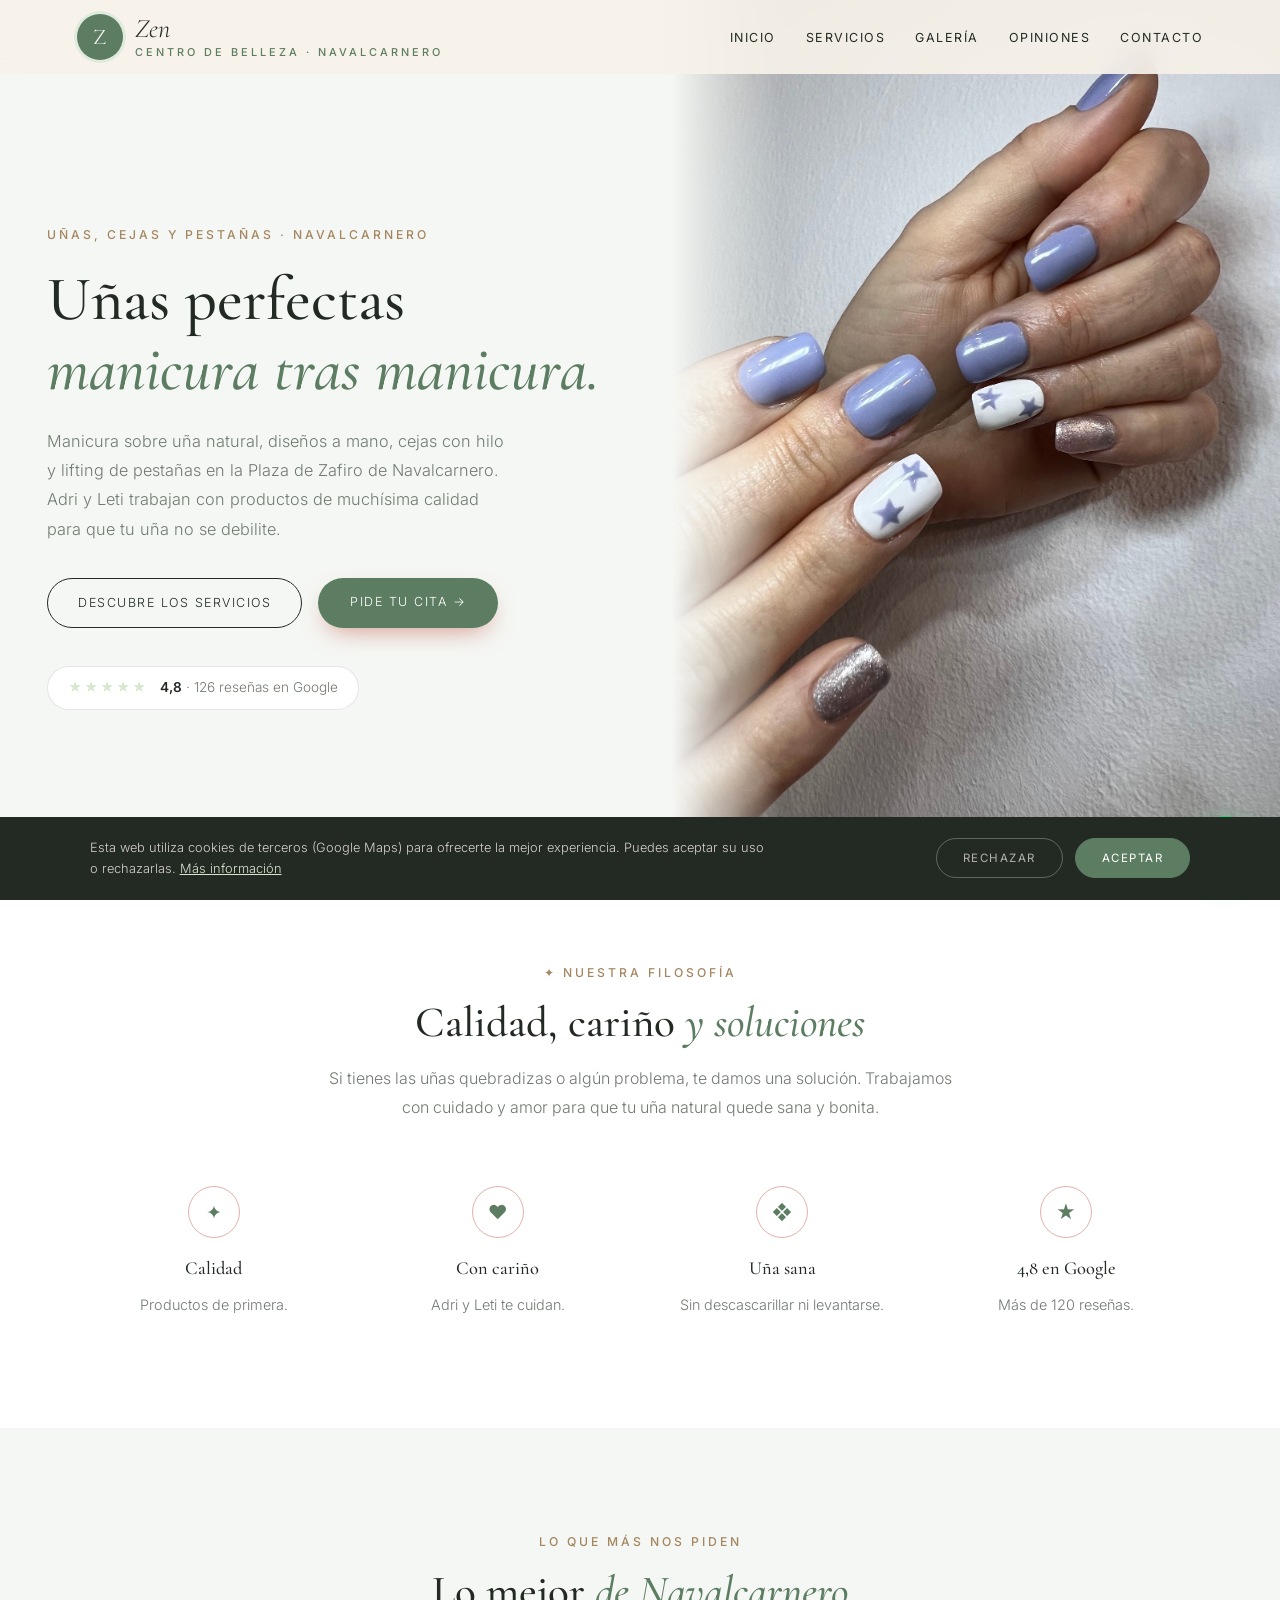
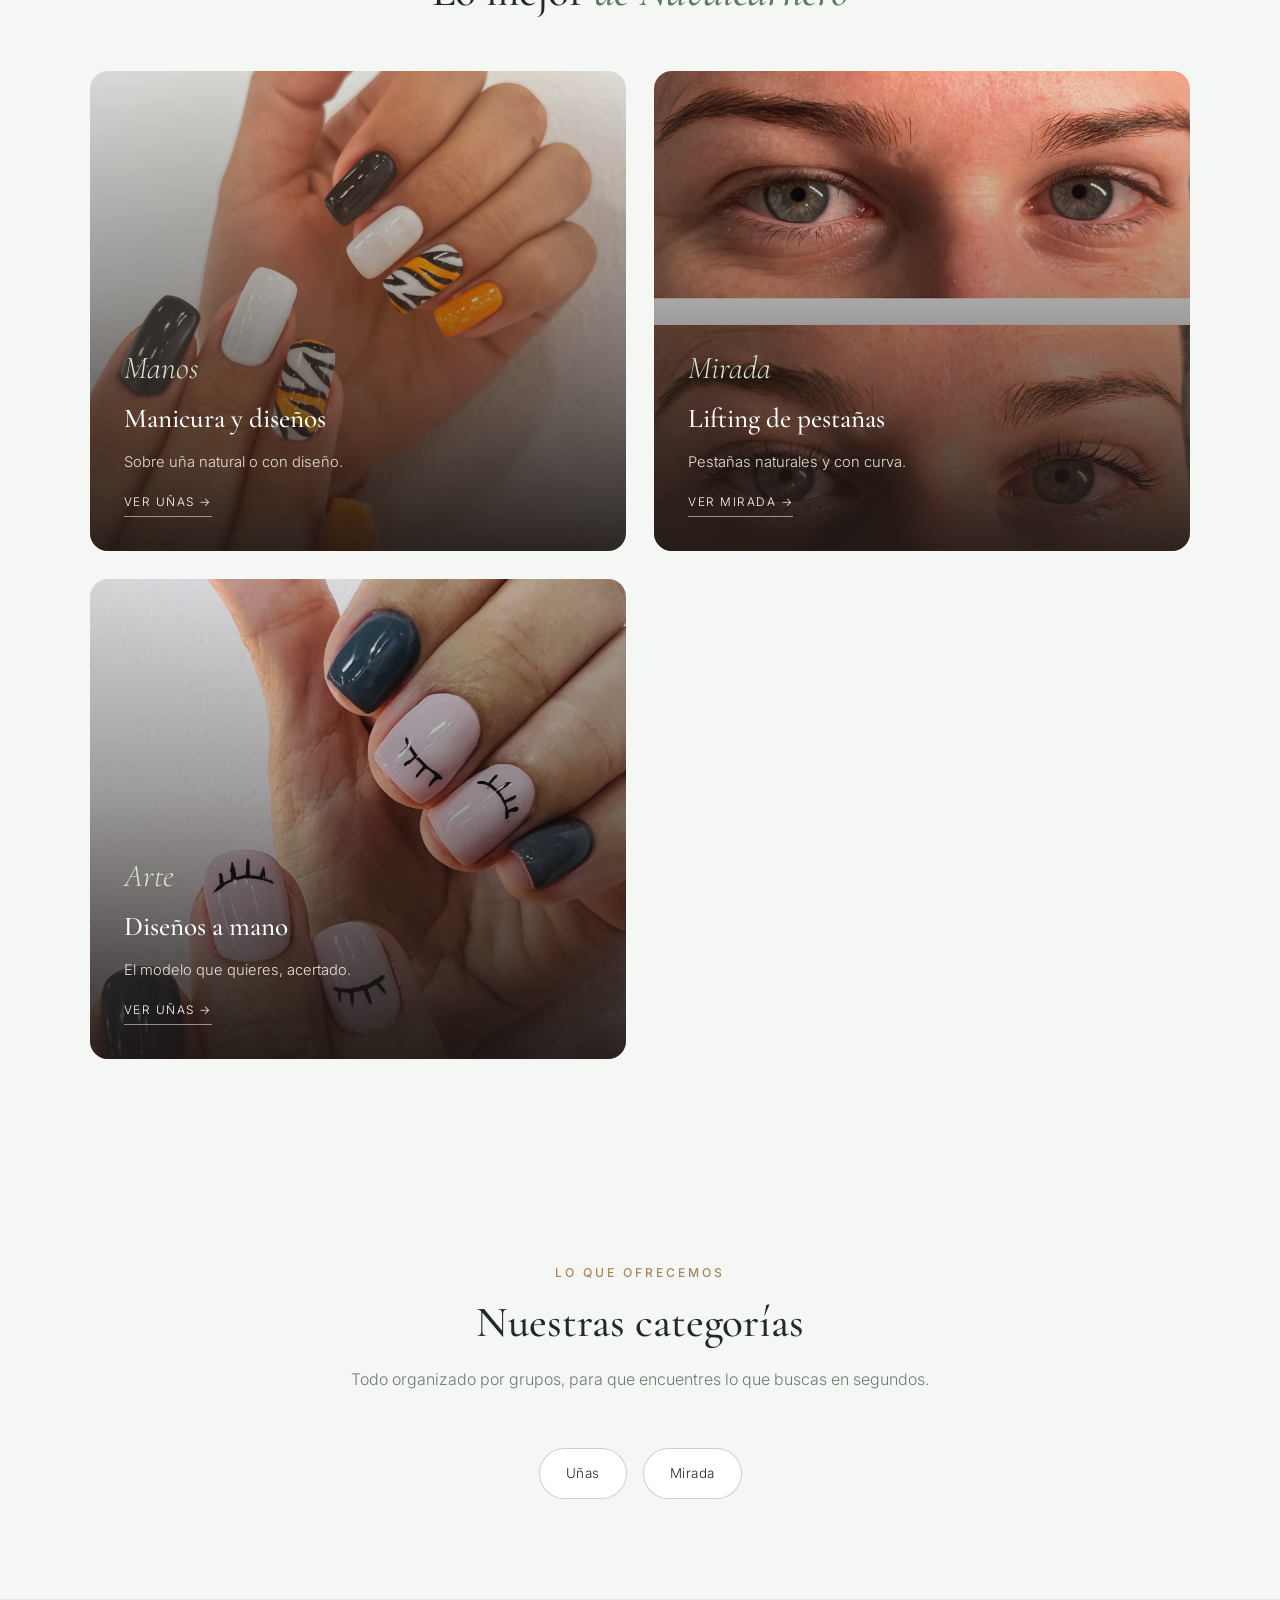
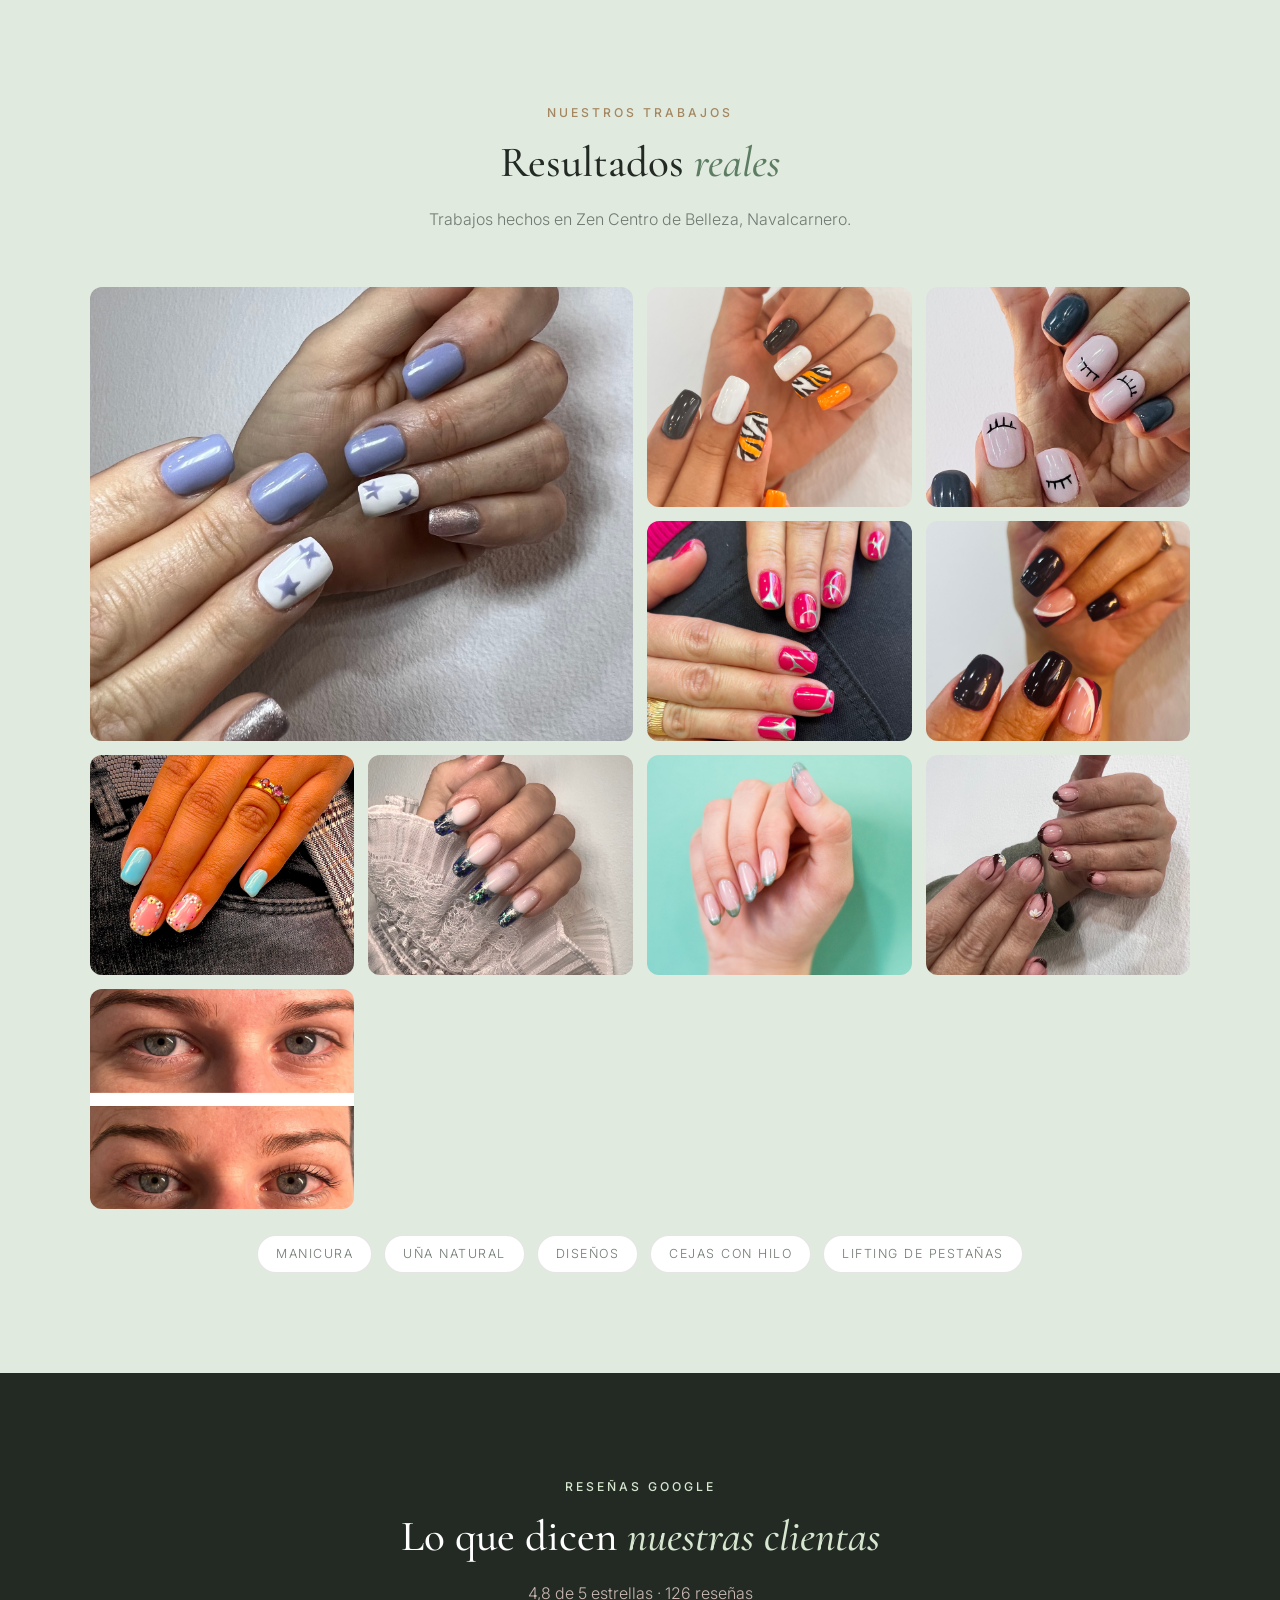
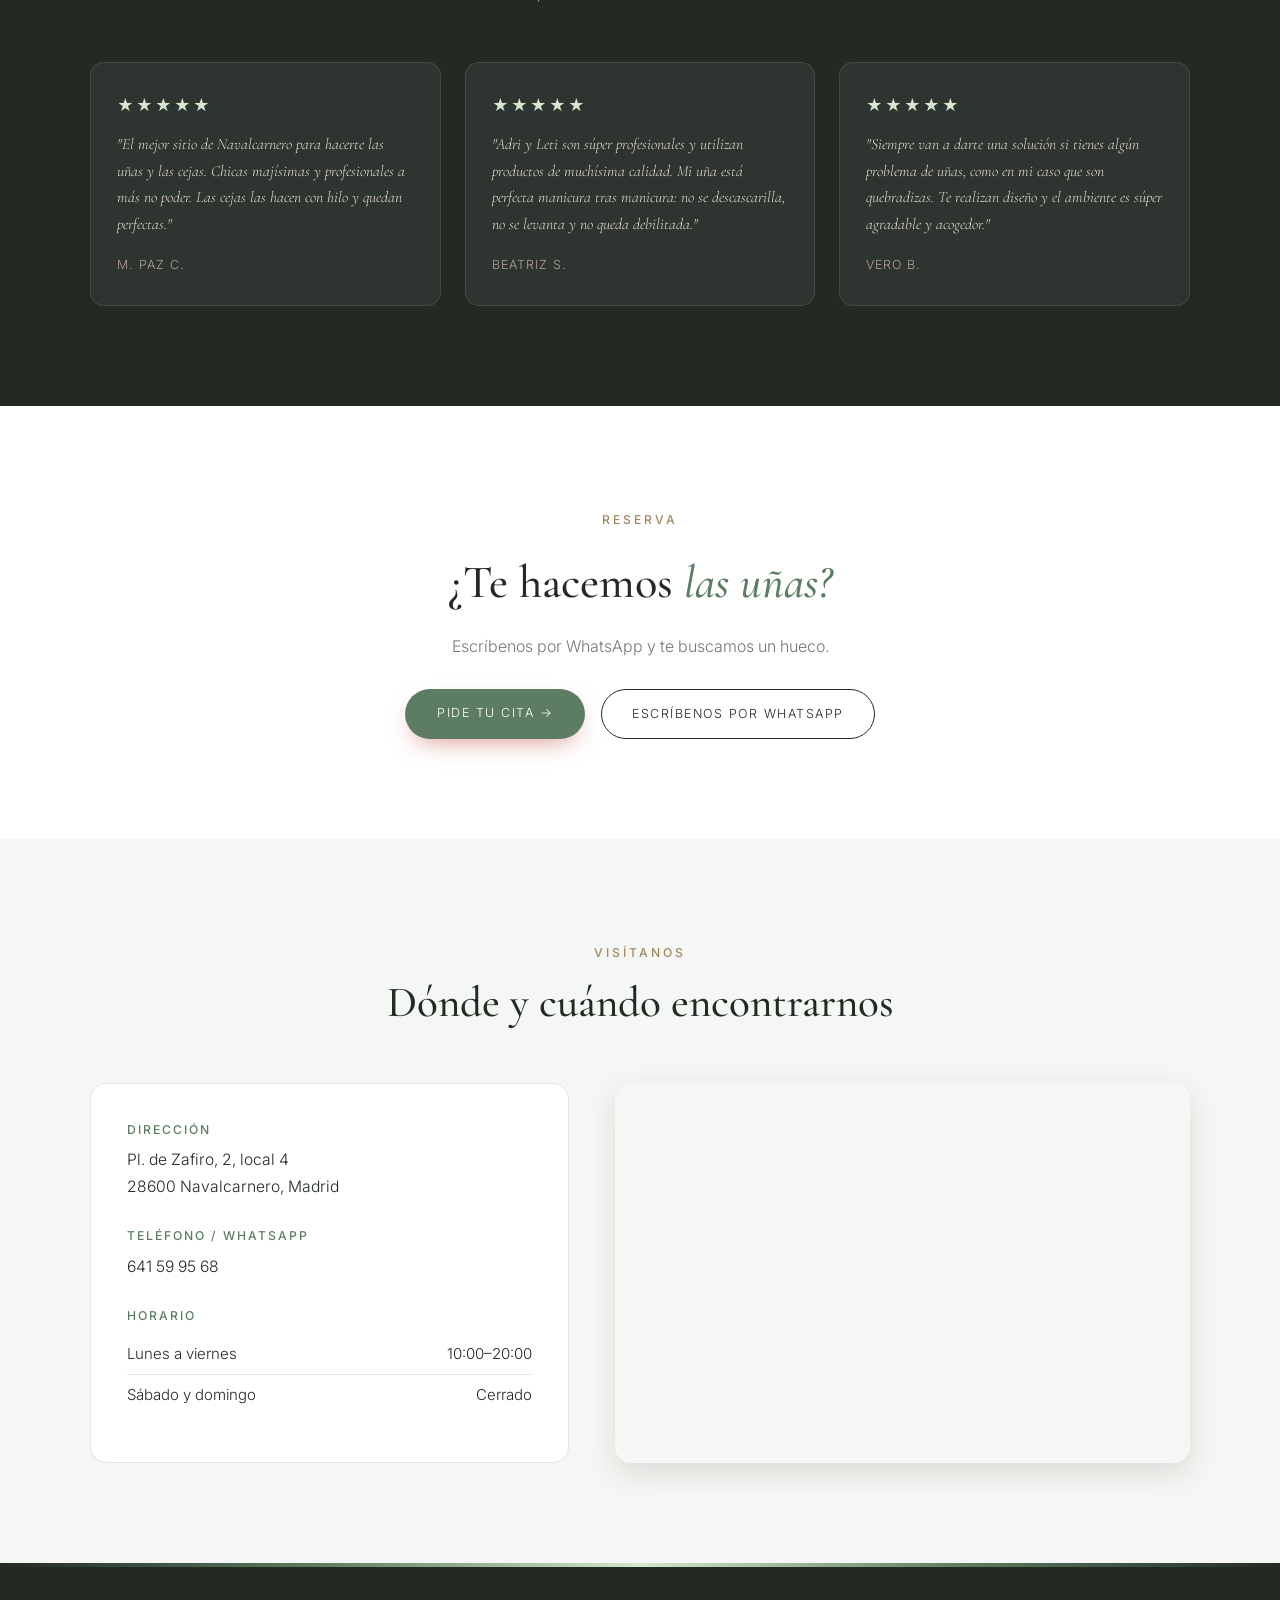
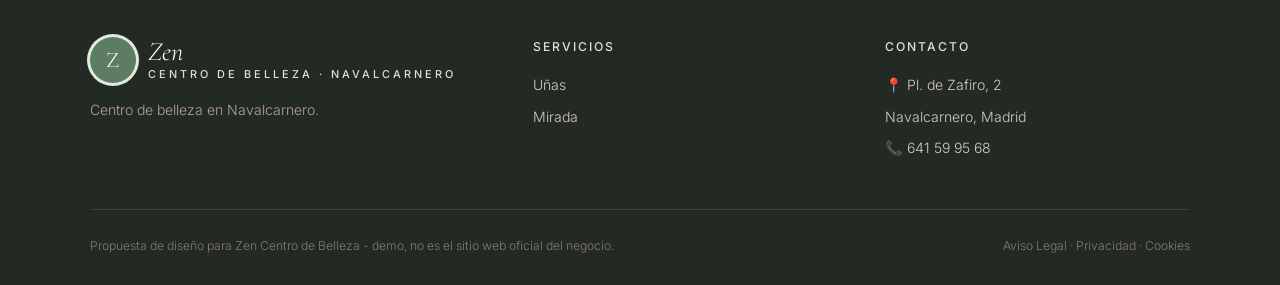
<file: index.html>
<!DOCTYPE html>
<html lang="es">
<head>
<meta charset="UTF-8">
<meta name="viewport" content="width=device-width, initial-scale=1.0">
<title>Zen Centro de Belleza — Uñas, cejas y pestañas en Navalcarnero</title>
<meta name="description" content="Zen Centro de Belleza, en Pl. de Zafiro 2, Navalcarnero. Manicura sobre uña natural, diseños, cejas con hilo y lifting de pestañas con Adri y Leti. 4,8★ con 126 reseñas en Google.">
<meta name="theme-color" content="#232a24">
<meta property="og:title" content="Zen Centro de Belleza · Navalcarnero">
<meta property="og:image" content="maps_04.jpg">

<link rel="preconnect" href="https://fonts.googleapis.com"><link rel="preconnect" href="https://fonts.gstatic.com" crossorigin><link href="https://fonts.googleapis.com/css2?family=Cormorant+Garamond:ital,wght@0,500;0,600;1,500&family=Inter:wght@300;400;500;600&display=swap" rel="stylesheet">
<link rel="stylesheet" href="styles.css">
</head>
<body>

<header id="header">
  <a href="index.html" class="logo" aria-label="Zen Centro de Belleza, inicio"><span class="logo-mark">Z</span><span class="logo-text"><span class="script">Zen</span><small>centro de belleza · Navalcarnero</small></span></a>
  <nav id="nav" aria-label="Navegación principal"><ul><li><a href="index.html#inicio">Inicio</a></li><li><a href="servicios.html">Servicios</a></li><li><a href="index.html#galeria">Galería</a></li><li><a href="index.html#opiniones">Opiniones</a></li><li><a href="index.html#contacto">Contacto</a></li></ul></nav><button class="nav-toggle" id="navToggle" aria-label="Abrir menú">☰</button>
</header>

<section class="hero" id="inicio">
  <div class="hero-text">
    <span class="eyebrow">Uñas, cejas y pestañas · Navalcarnero</span>
    <h1>Uñas perfectas <em>manicura tras manicura.</em></h1>
    <p>Manicura sobre uña natural, diseños a mano, cejas con hilo y lifting de pestañas en la Plaza de Zafiro de Navalcarnero. Adri y Leti trabajan con productos de muchísima calidad para que tu uña no se debilite.</p>
    <div class="hero-ctas">
      <a href="servicios.html" class="btn-outline">Descubre los servicios</a>
      <a href="https://wa.me/34641599568?text=Hola%2C%20he%20visto%20vuestra%20web%20y%20me%20gustar%C3%ADa%20pedir%20cita%20en%20Zen%20Centro%20de%20Belleza" class="btn-solid" target="_blank" rel="noopener">Pide tu cita →</a>
    </div>
    <a class="hero-rating" href="https://www.google.com/maps/search/?api=1&query=Zen+Centro+de+Belleza,+Plaza+de+Zafiro+2,+Navalcarnero" target="_blank" rel="noopener"><span class="stars">★★★★★</span><span><strong>4,8</strong> · 126 reseñas en Google</span></a>
  </div>
  <div class="hero-img"><img src="maps_04.jpg" alt="Manicura lila con estrellas de Zen Centro de Belleza" style="object-position:center 45%;"></div>
</section>

<section class="trust">
  <div class="section-head">
    <span class="eyebrow">✦ Nuestra filosofía</span>
    <h2>Calidad, cariño <em>y soluciones</em></h2>
    <p>Si tienes las uñas quebradizas o algún problema, te damos una solución. Trabajamos con cuidado y amor para que tu uña natural quede sana y bonita.</p>
  </div>
  <div class="trust-grid">
    <div class="trust-card"><span class="trust-ic">✦</span><h3>Calidad</h3><p>Productos de primera.</p></div>
    <div class="trust-card"><span class="trust-ic">♥</span><h3>Con cariño</h3><p>Adri y Leti te cuidan.</p></div>
    <div class="trust-card"><span class="trust-ic">❖</span><h3>Uña sana</h3><p>Sin descascarillar ni levantarse.</p></div>
    <div class="trust-card"><span class="trust-ic">★</span><h3>4,8 en Google</h3><p>Más de 120 reseñas.</p></div>
  </div>
</section>

<section class="worlds">
  <div class="section-head">
    <span class="eyebrow">Lo que más nos piden</span>
    <h2>Lo mejor <em>de Navalcarnero</em></h2>
  </div>
  <div class="worlds-grid">
    <a href="servicios.html#unas" class="world-card"><img src="maps_08.jpg" alt="Manicura y diseños"><div class="world-text"><span class="script">Manos</span><h3>Manicura y diseños</h3><p>Sobre uña natural o con diseño.</p><span class="world-link">Ver uñas →</span></div></a>
    <a href="servicios.html#mirada" class="world-card"><img src="maps_05.jpg" alt="Lifting de pestañas"><div class="world-text"><span class="script">Mirada</span><h3>Lifting de pestañas</h3><p>Pestañas naturales y con curva.</p><span class="world-link">Ver mirada →</span></div></a>
    <a href="servicios.html#unas" class="world-card"><img src="maps_07.jpg" alt="Diseños a mano"><div class="world-text"><span class="script">Arte</span><h3>Diseños a mano</h3><p>El modelo que quieres, acertado.</p><span class="world-link">Ver uñas →</span></div></a>
  </div>
</section>

<section>
  <div class="section-head">
    <span class="eyebrow">Lo que ofrecemos</span>
    <h2>Nuestras categorías</h2>
    <p>Todo organizado por grupos, para que encuentres lo que buscas en segundos.</p>
  </div>
  <div class="cat-pills">
    <a href="servicios.html#unas" class="cat-pill">Uñas</a>
    <a href="servicios.html#mirada" class="cat-pill">Mirada</a>
  </div>
</section>

<section class="gallery-wrap" id="galeria">
  <div class="section-head">
    <span class="eyebrow">Nuestros trabajos</span>
    <h2>Resultados <em>reales</em></h2>
    <p>Trabajos hechos en Zen Centro de Belleza, Navalcarnero.</p>
  </div>
  <div class="gallery">
    <figure class="big"><img src="maps_04.jpg" alt="Manicura lila con estrellas" loading="lazy"></figure>
    <figure><img src="maps_08.jpg" alt="Diseño cebra en naranja" loading="lazy"></figure>
    <figure><img src="maps_07.jpg" alt="Uñas con ojitos" loading="lazy"></figure>
    <figure><img src="maps_02.jpg" alt="Manicura fucsia con líneas" loading="lazy"></figure>
    <figure><img src="maps_01.jpg" alt="Manicura negra con francesa" loading="lazy"></figure>
    <figure><img src="maps_03.jpg" alt="Turquesa con piedras" loading="lazy"></figure>
    <figure><img src="maps_09.jpg" alt="Francesa con foil" loading="lazy"></figure>
    <figure><img src="maps_06.jpg" alt="Francesa en verde agua" loading="lazy"></figure>
    <figure><img src="maps_10.jpg" alt="Francesa marrón" loading="lazy"></figure>
    <figure><img src="maps_05.jpg" alt="Lifting de pestañas, antes y después" loading="lazy"></figure>
  </div>
  <div class="brands"><span>Manicura</span><span>Uña natural</span><span>Diseños</span><span>Cejas con hilo</span><span>Lifting de pestañas</span></div>
</section>

<section class="reviews-wrap" id="opiniones">
  <div class="section-head">
    <span class="eyebrow">Reseñas Google</span>
    <h2>Lo que dicen <em>nuestras clientas</em></h2>
    <p>4,8 de 5 estrellas · 126 reseñas</p>
  </div>
  <div class="review-grid">
    <div class="review-card"><div class="stars">★★★★★</div><p>"El mejor sitio de Navalcarnero para hacerte las uñas y las cejas. Chicas majísimas y profesionales a más no poder. Las cejas las hacen con hilo y quedan perfectas."</p><cite>M. Paz C.</cite></div>
    <div class="review-card"><div class="stars">★★★★★</div><p>"Adri y Leti son súper profesionales y utilizan productos de muchísima calidad. Mi uña está perfecta manicura tras manicura: no se descascarilla, no se levanta y no queda debilitada."</p><cite>Beatriz S.</cite></div>
    <div class="review-card"><div class="stars">★★★★★</div><p>"Siempre van a darte una solución si tienes algún problema de uñas, como en mi caso que son quebradizas. Te realizan diseño y el ambiente es súper agradable y acogedor."</p><cite>Vero B.</cite></div>
  </div>
</section>

<section class="cta-section">
  <span class="eyebrow">Reserva</span>
  <h2>¿Te hacemos <em>las uñas?</em></h2>
  <p>Escríbenos por WhatsApp y te buscamos un hueco.</p>
  <div class="cta-row">
    <a href="https://wa.me/34641599568?text=Hola%2C%20he%20visto%20vuestra%20web%20y%20me%20gustar%C3%ADa%20pedir%20cita%20en%20Zen%20Centro%20de%20Belleza" class="btn-solid" target="_blank" rel="noopener">Pide tu cita →</a>
    <a href="https://wa.me/34641599568?text=Hola%2C%20he%20visto%20vuestra%20web%20y%20me%20gustar%C3%ADa%20pedir%20cita%20en%20Zen%20Centro%20de%20Belleza" class="btn-outline" target="_blank" rel="noopener">Escríbenos por WhatsApp</a>
  </div>
</section>

<section class="contact-section" id="contacto">
  <div class="section-head">
    <span class="eyebrow">Visítanos</span>
    <h2>Dónde y cuándo encontrarnos</h2>
  </div>
  <div class="contact-grid">
    <div class="contact-info">
      <div class="contact-block"><h3>Dirección</h3><p>Pl. de Zafiro, 2, local 4<br>28600 Navalcarnero, Madrid</p></div>
      <div class="contact-block"><h3>Teléfono / WhatsApp</h3><p><a href="tel:+34641599568">641 59 95 68</a></p></div>
      <div class="contact-block"><h3>Horario</h3><ul class="hours-list"><li><span>Lunes a viernes</span><span>10:00–20:00</span></li><li><span>Sábado y domingo</span><span>Cerrado</span></li></ul></div>
      
    </div>
    <div class="contact-map">
      <iframe title="Mapa de Zen Centro de Belleza" src="https://www.google.com/maps?q=Zen+Centro+de+Belleza,+Plaza+de+Zafiro+2,+Navalcarnero&output=embed" width="100%" height="100%" style="border:0;" allowfullscreen="" loading="lazy" referrerpolicy="no-referrer-when-downgrade"></iframe>
    </div>
  </div>
</section>

<footer>
  <div class="footer-grid">
    <div class="footer-brand">
      <a href="index.html" class="logo light"><span class="logo-mark">Z</span><span class="logo-text"><span class="script">Zen</span><small>centro de belleza · Navalcarnero</small></span></a>
      <p>Centro de belleza en Navalcarnero.</p>
    </div>
    <div><h4>Servicios</h4><ul><li><a href="servicios.html#unas">Uñas</a></li><li><a href="servicios.html#mirada">Mirada</a></li></ul></div>
    <div><h4>Contacto</h4><ul><li>📍 Pl. de Zafiro, 2</li><li>Navalcarnero, Madrid</li><li>📞 <a href="tel:+34641599568">641 59 95 68</a></li></ul></div>
  </div>
  <div class="footer-bottom">
    <span>Propuesta de diseño para Zen Centro de Belleza - demo, no es el sitio web oficial del negocio.</span>
    <span><a href="aviso-legal.html">Aviso Legal</a> &middot; <a href="politica-privacidad.html">Privacidad</a> &middot; <a href="politica-cookies.html">Cookies</a></span>
  </div>
</footer>

<div id="cookie-banner" class="cookie-banner"><p>Esta web utiliza cookies de terceros (Google Maps) para ofrecerte la mejor experiencia. Puedes aceptar su uso o rechazarlas. <a href="politica-cookies.html">Más información</a></p><div class="cookie-actions"><button onclick="setCookieChoice('rejected')" class="ck-reject">Rechazar</button><button onclick="setCookieChoice('accepted')" class="ck-accept">Aceptar</button></div></div>
<div class="social-fabs"><a class="wa-fab" href="https://wa.me/34641599568?text=Hola%2C%20he%20visto%20vuestra%20web%20y%20me%20gustar%C3%ADa%20pedir%20cita%20en%20Zen%20Centro%20de%20Belleza" target="_blank" rel="noopener" aria-label="Escribir por WhatsApp"><svg width="28" height="28" viewBox="0 0 24 24" fill="white"><path d="M17.5 14.4c-.3-.1-1.8-.9-2-1s-.5-.1-.7.1-.8 1-.9 1.2-.3.2-.6.1a8.2 8.2 0 0 1-2.4-1.5 9 9 0 0 1-1.7-2.1c-.2-.3 0-.5.1-.6l.4-.5.3-.5v-.5l-.9-2.2c-.2-.6-.5-.5-.7-.5h-.6a1.1 1.1 0 0 0-.8.4 3.4 3.4 0 0 0-1 2.5 5.9 5.9 0 0 0 1.2 3.1 13.5 13.5 0 0 0 5.2 4.6c2.6 1 2.6.7 3.1.6a2.6 2.6 0 0 0 1.7-1.2 2.1 2.1 0 0 0 .2-1.2c-.1-.1-.3-.2-.6-.3ZM12 21.8a9.8 9.8 0 0 1-5-1.4l-.4-.2-3.7 1 1-3.6-.2-.4A9.8 9.8 0 1 1 12 21.8Zm8.4-18.3A11.8 11.8 0 0 0 1.8 17.7L.2 23.8l6.3-1.6a11.8 11.8 0 0 0 5.6 1.4A11.8 11.8 0 0 0 20.4 3.5Z"/></svg></a></div>
<script src="main.js"></script>
</body>
</html>
</file>
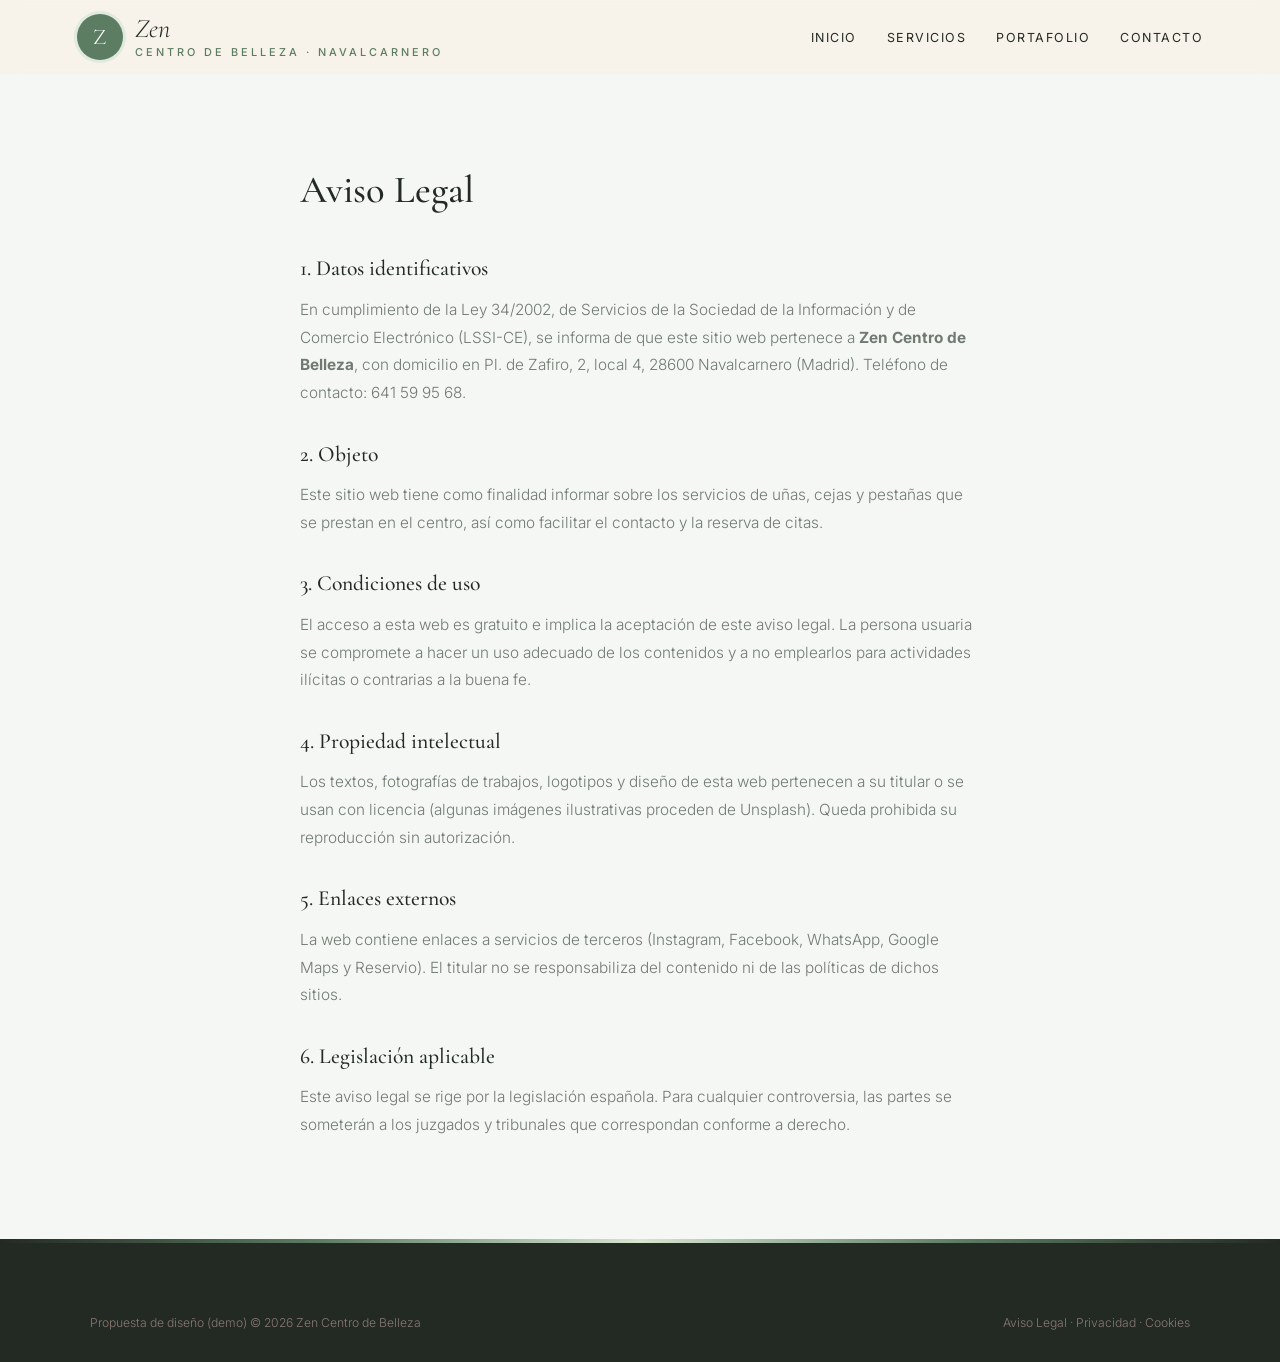
<file: aviso-legal.html>
<!DOCTYPE html>
<html lang="es">
<head>
<meta charset="UTF-8">
<meta name="viewport" content="width=device-width, initial-scale=1.0">
<title>Aviso Legal — Zen Centro de Belleza</title>
<meta name="robots" content="noindex">

<link rel="preconnect" href="https://fonts.googleapis.com">
<link href="https://fonts.googleapis.com/css2?family=Cormorant+Garamond:ital,wght@0,500;0,600;1,500&family=Inter:wght@300;400;500;600&display=swap" rel="stylesheet">
<link rel="stylesheet" href="styles.css">
</head>
<body>
<header id="header" class="scrolled">
  <a href="index.html" class="logo" aria-label="Zen Centro de Belleza, inicio">
    <span class="logo-mark">Z</span>
    <span class="logo-text"><span class="script">Zen</span><small>centro de belleza · Navalcarnero</small></span>
  </a>
  <nav id="nav" aria-label="Navegación principal">
    <ul>
      <li><a href="index.html#inicio">Inicio</a></li>
      <li><a href="servicios.html">Servicios</a></li>
      <li><a href="portafolio.html">Portafolio</a></li>
      <li><a href="index.html#contacto">Contacto</a></li>
    </ul>
  </nav>
  <button class="nav-toggle" id="navToggle" aria-label="Abrir menú">☰</button>
</header>
<main class="legal"><h1>Aviso Legal</h1>
<h2>1. Datos identificativos</h2>
<p>En cumplimiento de la Ley 34/2002, de Servicios de la Sociedad de la Información y de Comercio Electrónico (LSSI-CE), se informa de que este sitio web pertenece a <strong>Zen Centro de Belleza</strong>, con domicilio en Pl. de Zafiro, 2, local 4, 28600 Navalcarnero (Madrid). Teléfono de contacto: 641 59 95 68.</p>
<h2>2. Objeto</h2>
<p>Este sitio web tiene como finalidad informar sobre los servicios de uñas, cejas y pestañas que se prestan en el centro, así como facilitar el contacto y la reserva de citas.</p>
<h2>3. Condiciones de uso</h2>
<p>El acceso a esta web es gratuito e implica la aceptación de este aviso legal. La persona usuaria se compromete a hacer un uso adecuado de los contenidos y a no emplearlos para actividades ilícitas o contrarias a la buena fe.</p>
<h2>4. Propiedad intelectual</h2>
<p>Los textos, fotografías de trabajos, logotipos y diseño de esta web pertenecen a su titular o se usan con licencia (algunas imágenes ilustrativas proceden de Unsplash). Queda prohibida su reproducción sin autorización.</p>
<h2>5. Enlaces externos</h2>
<p>La web contiene enlaces a servicios de terceros (Instagram, Facebook, WhatsApp, Google Maps y Reservio). El titular no se responsabiliza del contenido ni de las políticas de dichos sitios.</p>
<h2>6. Legislación aplicable</h2>
<p>Este aviso legal se rige por la legislación española. Para cualquier controversia, las partes se someterán a los juzgados y tribunales que correspondan conforme a derecho.</p></main>
<footer>
  <div class="footer-bottom" style="margin-top:0">
    <span>Propuesta de diseño (demo) © 2026 Zen Centro de Belleza</span>
    <span><a href="aviso-legal.html">Aviso Legal</a> &middot; <a href="politica-privacidad.html">Privacidad</a> &middot; <a href="politica-cookies.html">Cookies</a></span>
  </div>
</footer>
<script src="main.js"></script>
</body>
</html>
</file>
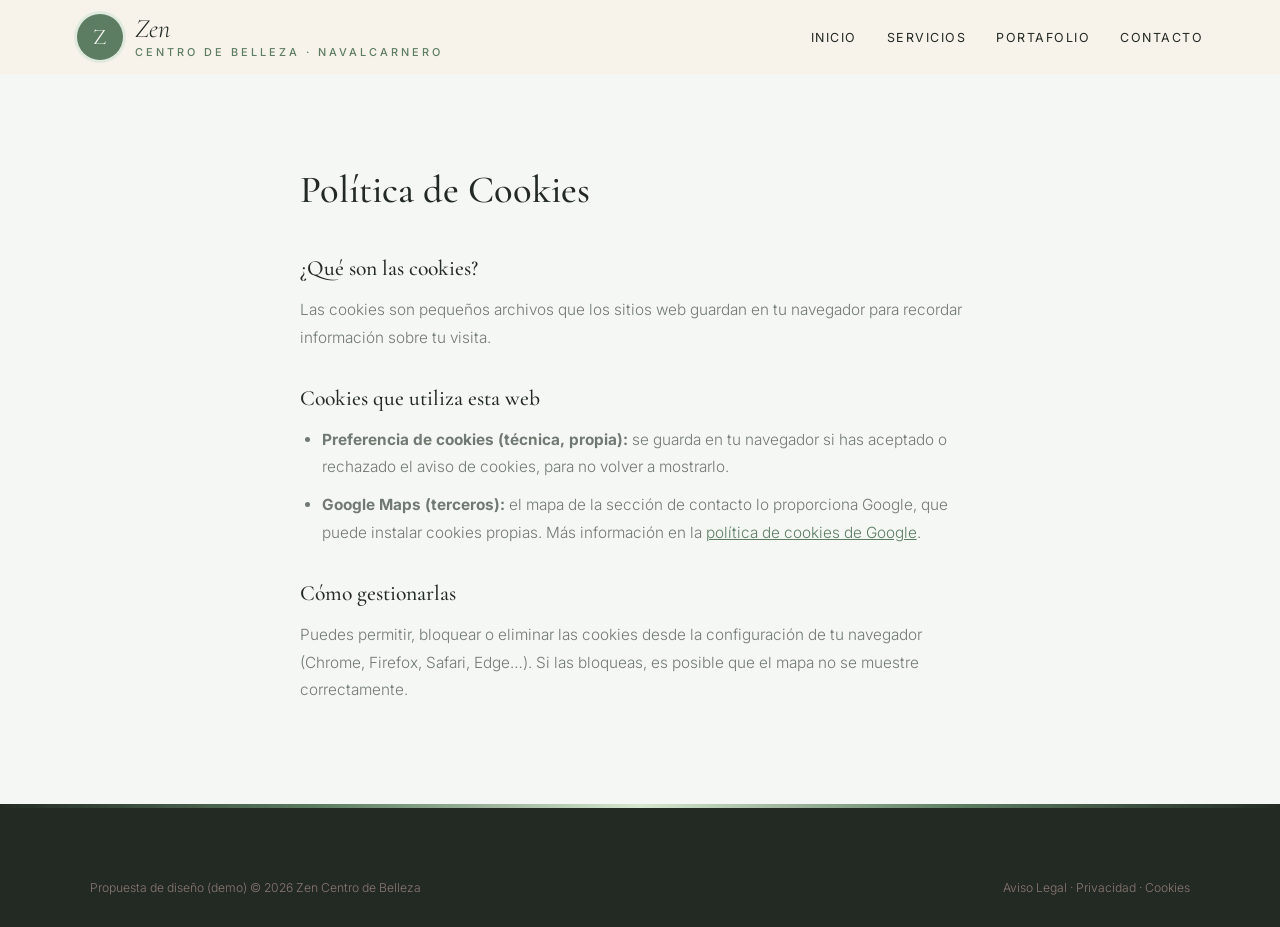
<file: politica-cookies.html>
<!DOCTYPE html>
<html lang="es">
<head>
<meta charset="UTF-8">
<meta name="viewport" content="width=device-width, initial-scale=1.0">
<title>Política de Cookies — Zen Centro de Belleza</title>
<meta name="robots" content="noindex">

<link rel="preconnect" href="https://fonts.googleapis.com">
<link href="https://fonts.googleapis.com/css2?family=Cormorant+Garamond:ital,wght@0,500;0,600;1,500&family=Inter:wght@300;400;500;600&display=swap" rel="stylesheet">
<link rel="stylesheet" href="styles.css">
</head>
<body>
<header id="header" class="scrolled">
  <a href="index.html" class="logo" aria-label="Zen Centro de Belleza, inicio">
    <span class="logo-mark">Z</span>
    <span class="logo-text"><span class="script">Zen</span><small>centro de belleza · Navalcarnero</small></span>
  </a>
  <nav id="nav" aria-label="Navegación principal">
    <ul>
      <li><a href="index.html#inicio">Inicio</a></li>
      <li><a href="servicios.html">Servicios</a></li>
      <li><a href="portafolio.html">Portafolio</a></li>
      <li><a href="index.html#contacto">Contacto</a></li>
    </ul>
  </nav>
  <button class="nav-toggle" id="navToggle" aria-label="Abrir menú">☰</button>
</header>
<main class="legal"><h1>Política de Cookies</h1>
<h2>¿Qué son las cookies?</h2>
<p>Las cookies son pequeños archivos que los sitios web guardan en tu navegador para recordar información sobre tu visita.</p>
<h2>Cookies que utiliza esta web</h2>
<ul>
<li><strong>Preferencia de cookies (técnica, propia):</strong> se guarda en tu navegador si has aceptado o rechazado el aviso de cookies, para no volver a mostrarlo.</li>
<li><strong>Google Maps (terceros):</strong> el mapa de la sección de contacto lo proporciona Google, que puede instalar cookies propias. Más información en la <a href="https://policies.google.com/technologies/cookies" target="_blank" rel="noopener">política de cookies de Google</a>.</li>
</ul>
<h2>Cómo gestionarlas</h2>
<p>Puedes permitir, bloquear o eliminar las cookies desde la configuración de tu navegador (Chrome, Firefox, Safari, Edge…). Si las bloqueas, es posible que el mapa no se muestre correctamente.</p></main>
<footer>
  <div class="footer-bottom" style="margin-top:0">
    <span>Propuesta de diseño (demo) © 2026 Zen Centro de Belleza</span>
    <span><a href="aviso-legal.html">Aviso Legal</a> &middot; <a href="politica-privacidad.html">Privacidad</a> &middot; <a href="politica-cookies.html">Cookies</a></span>
  </div>
</footer>
<script src="main.js"></script>
</body>
</html>
</file>
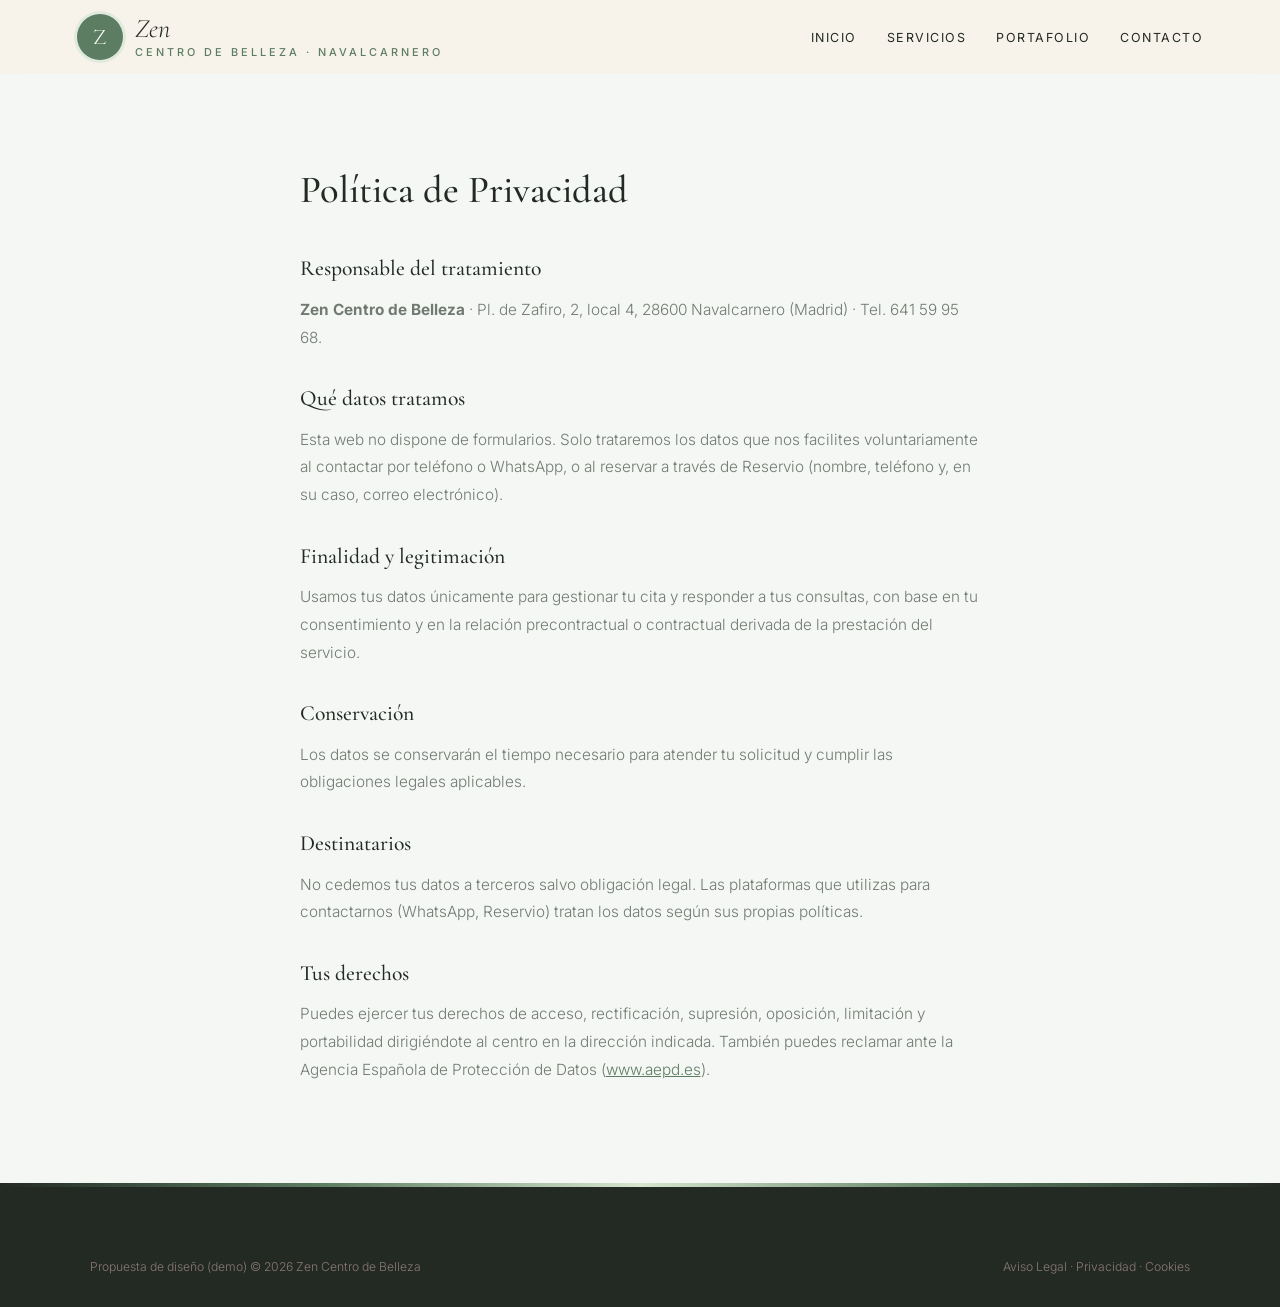
<file: politica-privacidad.html>
<!DOCTYPE html>
<html lang="es">
<head>
<meta charset="UTF-8">
<meta name="viewport" content="width=device-width, initial-scale=1.0">
<title>Política de Privacidad — Zen Centro de Belleza</title>
<meta name="robots" content="noindex">

<link rel="preconnect" href="https://fonts.googleapis.com">
<link href="https://fonts.googleapis.com/css2?family=Cormorant+Garamond:ital,wght@0,500;0,600;1,500&family=Inter:wght@300;400;500;600&display=swap" rel="stylesheet">
<link rel="stylesheet" href="styles.css">
</head>
<body>
<header id="header" class="scrolled">
  <a href="index.html" class="logo" aria-label="Zen Centro de Belleza, inicio">
    <span class="logo-mark">Z</span>
    <span class="logo-text"><span class="script">Zen</span><small>centro de belleza · Navalcarnero</small></span>
  </a>
  <nav id="nav" aria-label="Navegación principal">
    <ul>
      <li><a href="index.html#inicio">Inicio</a></li>
      <li><a href="servicios.html">Servicios</a></li>
      <li><a href="portafolio.html">Portafolio</a></li>
      <li><a href="index.html#contacto">Contacto</a></li>
    </ul>
  </nav>
  <button class="nav-toggle" id="navToggle" aria-label="Abrir menú">☰</button>
</header>
<main class="legal"><h1>Política de Privacidad</h1>
<h2>Responsable del tratamiento</h2>
<p><strong>Zen Centro de Belleza</strong> · Pl. de Zafiro, 2, local 4, 28600 Navalcarnero (Madrid) · Tel. 641 59 95 68.</p>
<h2>Qué datos tratamos</h2>
<p>Esta web no dispone de formularios. Solo trataremos los datos que nos facilites voluntariamente al contactar por teléfono o WhatsApp, o al reservar a través de Reservio (nombre, teléfono y, en su caso, correo electrónico).</p>
<h2>Finalidad y legitimación</h2>
<p>Usamos tus datos únicamente para gestionar tu cita y responder a tus consultas, con base en tu consentimiento y en la relación precontractual o contractual derivada de la prestación del servicio.</p>
<h2>Conservación</h2>
<p>Los datos se conservarán el tiempo necesario para atender tu solicitud y cumplir las obligaciones legales aplicables.</p>
<h2>Destinatarios</h2>
<p>No cedemos tus datos a terceros salvo obligación legal. Las plataformas que utilizas para contactarnos (WhatsApp, Reservio) tratan los datos según sus propias políticas.</p>
<h2>Tus derechos</h2>
<p>Puedes ejercer tus derechos de acceso, rectificación, supresión, oposición, limitación y portabilidad dirigiéndote al centro en la dirección indicada. También puedes reclamar ante la Agencia Española de Protección de Datos (<a href="https://www.aepd.es" target="_blank" rel="noopener">www.aepd.es</a>).</p></main>
<footer>
  <div class="footer-bottom" style="margin-top:0">
    <span>Propuesta de diseño (demo) © 2026 Zen Centro de Belleza</span>
    <span><a href="aviso-legal.html">Aviso Legal</a> &middot; <a href="politica-privacidad.html">Privacidad</a> &middot; <a href="politica-cookies.html">Cookies</a></span>
  </div>
</footer>
<script src="main.js"></script>
</body>
</html>
</file>
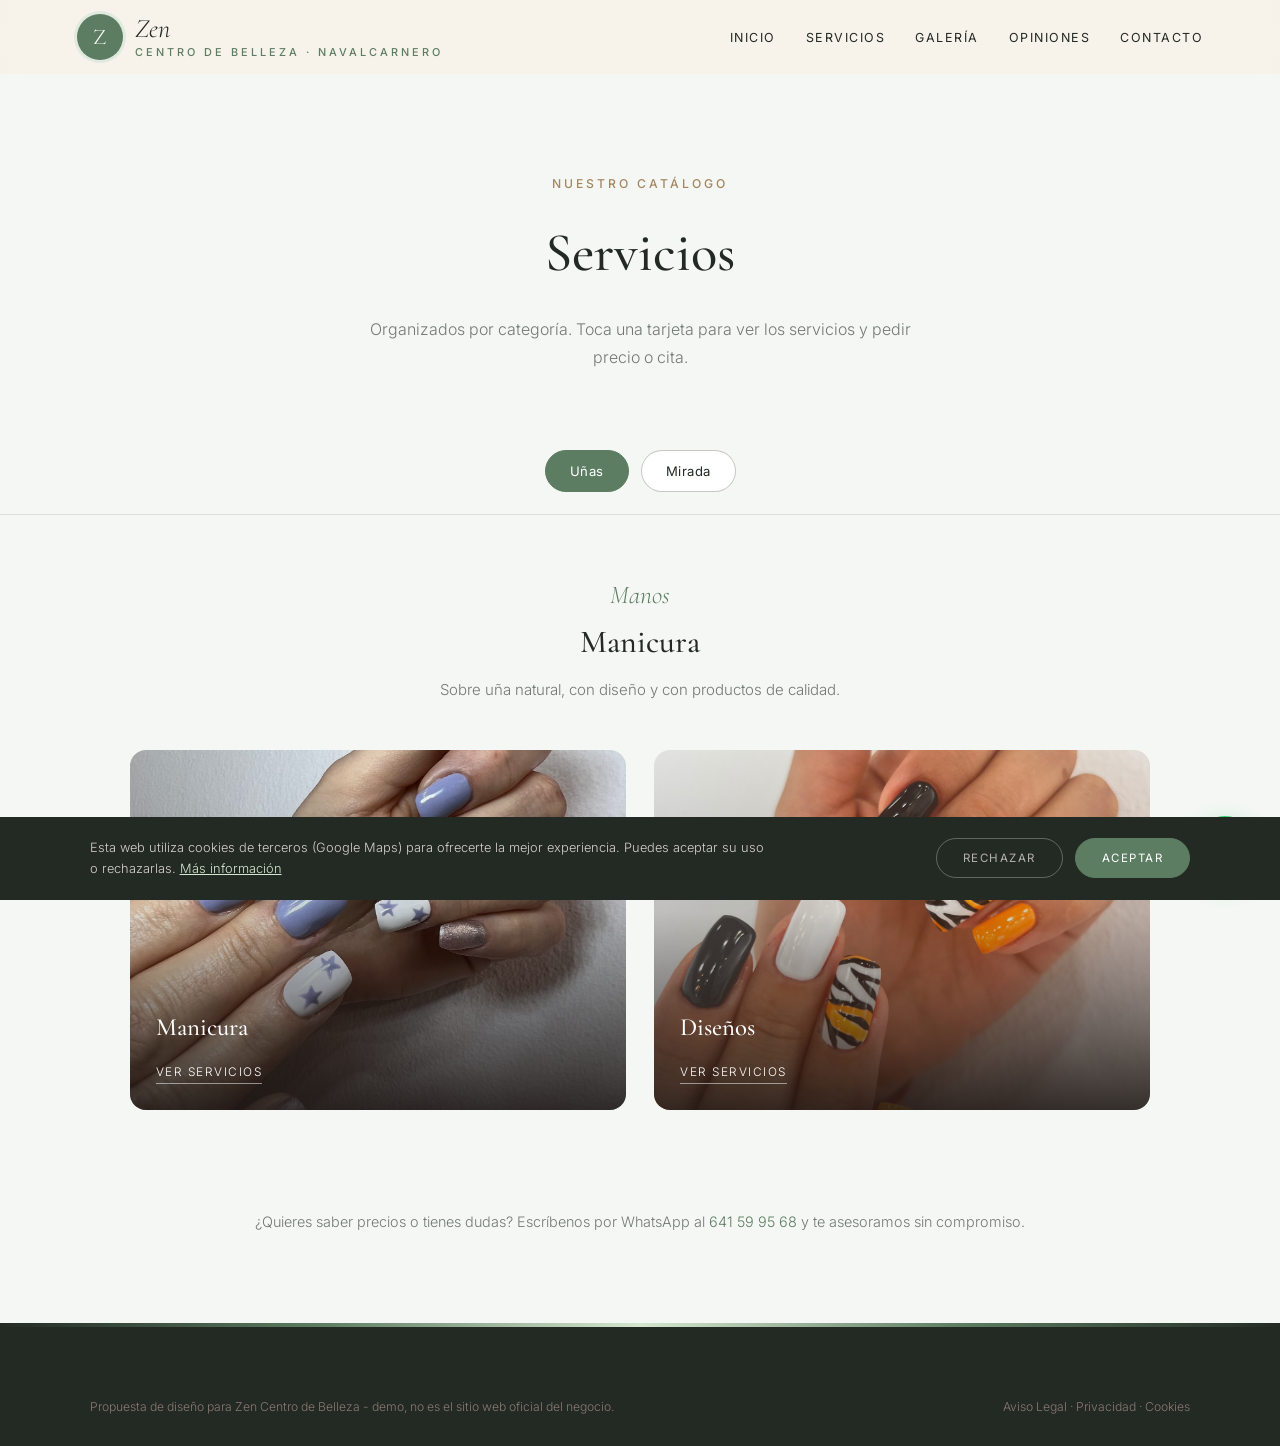
<file: servicios.html>
<!DOCTYPE html>
<html lang="es">
<head>
<meta charset="UTF-8">
<meta name="viewport" content="width=device-width, initial-scale=1.0">
<title>Servicios — Zen Centro de Belleza · Navalcarnero</title>
<meta name="description" content="Servicios de Zen Centro de Belleza en Navalcarnero.">

<link rel="preconnect" href="https://fonts.googleapis.com"><link rel="preconnect" href="https://fonts.gstatic.com" crossorigin><link href="https://fonts.googleapis.com/css2?family=Cormorant+Garamond:ital,wght@0,500;0,600;1,500&family=Inter:wght@300;400;500;600&display=swap" rel="stylesheet">
<link rel="stylesheet" href="styles.css">
</head>
<body>

<header id="header" class="scrolled">
  <a href="index.html" class="logo" aria-label="Zen Centro de Belleza, inicio"><span class="logo-mark">Z</span><span class="logo-text"><span class="script">Zen</span><small>centro de belleza · Navalcarnero</small></span></a>
  <nav id="nav" aria-label="Navegación principal"><ul><li><a href="index.html#inicio">Inicio</a></li><li><a href="servicios.html">Servicios</a></li><li><a href="index.html#galeria">Galería</a></li><li><a href="index.html#opiniones">Opiniones</a></li><li><a href="index.html#contacto">Contacto</a></li></ul></nav><button class="nav-toggle" id="navToggle" aria-label="Abrir menú">☰</button>
</header>

<div class="page-hero">
  <span class="eyebrow">Nuestro catálogo</span>
  <h1>Servicios</h1>
  <p>Organizados por categoría. Toca una tarjeta para ver los servicios y pedir precio o cita.</p>
</div>

<div class="tabs">
  <button class="tab-btn active" data-tab="unas">Uñas</button>
  <button class="tab-btn" data-tab="mirada">Mirada</button>
  
</div>

<div class="tab-panel active" id="unas">
  <div class="tab-intro"><span class="script">Manos</span><h2>Manicura</h2><p>Sobre uña natural, con diseño y con productos de calidad.</p></div>
  <div class="cat-grid">
    <div class="cat-card" onclick="openModal('manicura')"><img src="maps_04.jpg" alt="Manicura" loading="lazy"><div class="cat-card-text"><h3>Manicura</h3><span>Ver servicios</span></div></div>
    <div class="cat-card" onclick="openModal('disenos')"><img src="maps_08.jpg" alt="Diseños" loading="lazy"><div class="cat-card-text"><h3>Diseños</h3><span>Ver servicios</span></div></div>
  </div>
</div>

<div class="tab-panel" id="mirada">
  <div class="tab-intro"><span class="script">Mirada</span><h2>Cejas y pestañas</h2><p>Resultados que duran.</p></div>
  <div class="cat-grid">
    <div class="cat-card" onclick="openModal('hilo')"><img src="maps_05.jpg" alt="Cejas con hilo" loading="lazy"><div class="cat-card-text"><h3>Cejas con hilo</h3><span>Ver servicios</span></div></div>
    <div class="cat-card" onclick="openModal('lifting')"><img src="maps_05.jpg" alt="Lifting de pestañas" loading="lazy"><div class="cat-card-text"><h3>Lifting de pestañas</h3><span>Ver servicios</span></div></div>
  </div>
</div>


<p class="services-note">¿Quieres saber precios o tienes dudas? Escríbenos por WhatsApp al <a href="https://wa.me/34641599568" target="_blank" rel="noopener" style="color:var(--red)">641 59 95 68</a> y te asesoramos sin compromiso.</p>

<div class="modal-overlay" id="modal-manicura"><div class="modal">
  <button class="modal-close" onclick="closeModal('manicura')" aria-label="Cerrar">×</button>
  <h3>Manicura</h3><p class="modal-sub">Uña natural</p>
  <div class="svc-row"><div><div class="svc-name">Manicura sobre uña natural</div><span class="svc-desc"></span></div><div class="svc-price">Consultar</div></div>
  <div class="svc-row"><div><div class="svc-name">Solución para uñas quebradizas</div><span class="svc-desc"></span></div><div class="svc-price">Consultar</div></div>
  <a class="modal-cta alt" href="https://wa.me/34641599568?text=Hola%2C%20quiero%20informaci%C3%B3n%20sobre%20manicura" target="_blank" rel="noopener">Pedir cita por WhatsApp</a>
</div></div>

<div class="modal-overlay" id="modal-disenos"><div class="modal">
  <button class="modal-close" onclick="closeModal('disenos')" aria-label="Cerrar">×</button>
  <h3>Diseños</h3><p class="modal-sub">A mano</p>
  <div class="svc-row"><div><div class="svc-name">Francesa</div><span class="svc-desc"></span></div><div class="svc-price">Consultar</div></div>
  <div class="svc-row"><div><div class="svc-name">Diseños a tu gusto</div><span class="svc-desc"></span></div><div class="svc-price">Consultar</div></div>
  <a class="modal-cta alt" href="https://wa.me/34641599568?text=Hola%2C%20quiero%20informaci%C3%B3n%20sobre%20dise%C3%B1os" target="_blank" rel="noopener">Pedir cita por WhatsApp</a>
</div></div>

<div class="modal-overlay" id="modal-hilo"><div class="modal">
  <button class="modal-close" onclick="closeModal('hilo')" aria-label="Cerrar">×</button>
  <h3>Cejas con hilo</h3><p class="modal-sub">Depilación</p>
  <div class="svc-row"><div><div class="svc-name">Depilación de cejas con hilo</div><span class="svc-desc"></span></div><div class="svc-price">Consultar</div></div>
  <a class="modal-cta alt" href="https://wa.me/34641599568?text=Hola%2C%20quiero%20informaci%C3%B3n%20sobre%20cejas%20con%20hilo" target="_blank" rel="noopener">Pedir cita por WhatsApp</a>
</div></div>

<div class="modal-overlay" id="modal-lifting"><div class="modal">
  <button class="modal-close" onclick="closeModal('lifting')" aria-label="Cerrar">×</button>
  <h3>Lifting de pestañas</h3><p class="modal-sub">Pestañas</p>
  <div class="svc-row"><div><div class="svc-name">Lifting de pestañas</div><span class="svc-desc"></span></div><div class="svc-price">Consultar</div></div>
  <a class="modal-cta alt" href="https://wa.me/34641599568?text=Hola%2C%20quiero%20informaci%C3%B3n%20sobre%20lifting%20de%20pesta%C3%B1as" target="_blank" rel="noopener">Pedir cita por WhatsApp</a>
</div></div>


<footer>
  <div class="footer-bottom" style="margin-top:0">
    <span>Propuesta de diseño para Zen Centro de Belleza - demo, no es el sitio web oficial del negocio.</span>
    <span><a href="aviso-legal.html">Aviso Legal</a> &middot; <a href="politica-privacidad.html">Privacidad</a> &middot; <a href="politica-cookies.html">Cookies</a></span>
  </div>
</footer>

<div id="cookie-banner" class="cookie-banner"><p>Esta web utiliza cookies de terceros (Google Maps) para ofrecerte la mejor experiencia. Puedes aceptar su uso o rechazarlas. <a href="politica-cookies.html">Más información</a></p><div class="cookie-actions"><button onclick="setCookieChoice('rejected')" class="ck-reject">Rechazar</button><button onclick="setCookieChoice('accepted')" class="ck-accept">Aceptar</button></div></div>
<div class="social-fabs"><a class="wa-fab" href="https://wa.me/34641599568?text=Hola%2C%20he%20visto%20vuestra%20web%20y%20me%20gustar%C3%ADa%20pedir%20cita%20en%20Zen%20Centro%20de%20Belleza" target="_blank" rel="noopener" aria-label="Escribir por WhatsApp"><svg width="28" height="28" viewBox="0 0 24 24" fill="white"><path d="M17.5 14.4c-.3-.1-1.8-.9-2-1s-.5-.1-.7.1-.8 1-.9 1.2-.3.2-.6.1a8.2 8.2 0 0 1-2.4-1.5 9 9 0 0 1-1.7-2.1c-.2-.3 0-.5.1-.6l.4-.5.3-.5v-.5l-.9-2.2c-.2-.6-.5-.5-.7-.5h-.6a1.1 1.1 0 0 0-.8.4 3.4 3.4 0 0 0-1 2.5 5.9 5.9 0 0 0 1.2 3.1 13.5 13.5 0 0 0 5.2 4.6c2.6 1 2.6.7 3.1.6a2.6 2.6 0 0 0 1.7-1.2 2.1 2.1 0 0 0 .2-1.2c-.1-.1-.3-.2-.6-.3ZM12 21.8a9.8 9.8 0 0 1-5-1.4l-.4-.2-3.7 1 1-3.6-.2-.4A9.8 9.8 0 1 1 12 21.8Zm8.4-18.3A11.8 11.8 0 0 0 1.8 17.7L.2 23.8l6.3-1.6a11.8 11.8 0 0 0 5.6 1.4A11.8 11.8 0 0 0 20.4 3.5Z"/></svg></a></div>
<script src="main.js"></script>
</body>
</html>
</file>
<file: styles.css>
:root{
  --cream:#f5f7f4; --paper:#ffffff; --tint:#e1eadf; --ink:#232a24; --dark:#232a24; --muted:#717a72;
  --red:#5c7d62; --red-dark:#46624b; --teal:#a48660; --gold:#d6e6cf; --line:rgba(0,0,0,.1);
  --brand-gradient:linear-gradient(90deg,#232a24,#5c7d62,#d6e6cf,#5c7d62,#232a24);
}
*{margin:0;padding:0;box-sizing:border-box;}
html{scroll-behavior:smooth;}
body{font-family:'Inter',sans-serif;background:var(--cream);color:var(--ink);overflow-x:hidden;font-weight:300;line-height:1.6;}
a{text-decoration:none;color:inherit;}
h1,h2,h3{font-family:'Cormorant Garamond',serif;font-weight:500;}
h1 em,h2 em{font-style:italic;color:var(--red);}
img{max-width:100%;display:block;}
.script{font-family:'Cormorant Garamond',serif;font-style:italic;}

/* HEADER */
header{position:fixed;top:0;left:0;right:0;z-index:100;display:flex;justify-content:space-between;align-items:center;padding:14px 6%;background:rgba(247,241,233,.92);backdrop-filter:blur(10px);-webkit-backdrop-filter:blur(10px);transition:box-shadow .3s,padding .3s;}
header.scrolled{box-shadow:0 2px 24px rgba(28,22,20,.1);padding:8px 6%;}
.logo{display:flex;align-items:center;gap:12px;color:var(--dark);}
.logo-badge{width:58px;height:58px;border-radius:50%;object-fit:cover;box-shadow:0 0 0 2px var(--gold),0 6px 16px rgba(28,22,20,.15);transition:width .3s,height .3s;}
header.scrolled .logo-badge{width:46px;height:46px;}
.logo-text{display:flex;flex-direction:column;line-height:1;}
.logo-text .script{font-size:1.65rem;color:var(--dark);}
.logo-text small{font-size:.68rem;letter-spacing:3px;text-transform:uppercase;color:var(--red);margin-top:4px;font-weight:500;}
.logo.light .logo-text .script{color:#fff;}
.logo.light .logo-text small{color:var(--gold);}
nav ul{list-style:none;display:flex;gap:30px;}
nav a{font-size:.78rem;letter-spacing:1.5px;text-transform:uppercase;font-weight:400;position:relative;padding:4px 0;}
nav a::after{content:"";position:absolute;left:0;bottom:-2px;height:1px;width:100%;background:var(--red);transform:scaleX(0);transform-origin:right;transition:transform .3s;}
nav a:hover::after{transform:scaleX(1);transform-origin:left;}
.nav-toggle{display:none;font-size:1.6rem;background:none;border:none;color:var(--dark);cursor:pointer;}

/* BOTONES */
.btn-outline{display:inline-block;border:1px solid var(--dark);color:var(--dark);padding:14px 30px;font-size:.78rem;letter-spacing:1.5px;text-transform:uppercase;border-radius:40px;transition:all .25s;}
.btn-outline:hover{background:var(--dark);color:var(--cream);}
.btn-outline.light{border-color:rgba(255,255,255,.5);color:#fff;}
.btn-outline.light:hover{background:#fff;color:var(--dark);}
.btn-solid{display:inline-block;background:var(--red);color:#fff;padding:14px 32px;font-size:.78rem;letter-spacing:1.5px;text-transform:uppercase;border-radius:40px;transition:transform .25s,box-shadow .25s,background .25s;box-shadow:0 10px 26px -10px rgba(181,64,44,.6);}
.btn-solid:hover{transform:translateY(-2px);background:var(--red-dark);}

/* HERO */
.hero{min-height:95vh;display:grid;grid-template-columns:1.05fr .95fr;align-items:stretch;padding:0;}
.hero-text{display:flex;flex-direction:column;justify-content:center;padding:150px 7% 70px;}
.eyebrow{display:inline-block;color:var(--teal);text-transform:uppercase;letter-spacing:3px;font-size:.76rem;font-weight:500;}
.hero-text .eyebrow{margin-bottom:20px;}
.hero-text h1{font-size:clamp(2.4rem,5vw,3.9rem);line-height:1.12;margin-bottom:22px;color:var(--dark);}
.hero-text p{font-size:1.02rem;color:var(--muted);max-width:470px;line-height:1.8;margin-bottom:34px;}
.hero-ctas{display:flex;gap:16px;flex-wrap:wrap;}
.hero-rating{display:inline-flex;align-items:center;gap:12px;margin-top:38px;padding:10px 20px;border:1px solid var(--line);border-radius:40px;background:var(--paper);font-size:.85rem;color:var(--muted);align-self:flex-start;}
.hero-rating strong{color:var(--dark);font-weight:600;}
.stars{color:var(--gold);letter-spacing:2px;}
.hero-img{position:relative;overflow:hidden;}
.hero-img img{width:100%;height:100%;object-fit:cover;position:absolute;inset:0;}
.hero-img::after{content:"";position:absolute;inset:0;background:linear-gradient(90deg,var(--cream) 0%,rgba(247,241,233,0) 18%);}

/* SECCIONES */
section{padding:100px 7%;}
.section-head{text-align:center;max-width:640px;margin:0 auto 54px;}
.section-head h2{font-size:clamp(1.9rem,4vw,2.7rem);margin-top:12px;color:var(--dark);line-height:1.2;}
.section-head p{margin-top:16px;color:var(--muted);line-height:1.8;}

.trust{background:var(--paper);border-top:4px solid transparent;border-image:var(--brand-gradient) 1;}
.trust-grid{display:grid;grid-template-columns:repeat(auto-fit,minmax(230px,1fr));gap:36px;max-width:1150px;margin:0 auto;}
.trust-card{text-align:center;padding:10px;}
.trust-ic{display:inline-grid;place-items:center;width:52px;height:52px;border-radius:50%;border:1px solid rgba(181,64,44,.4);color:var(--red);font-size:1.2rem;margin-bottom:16px;}
.trust-card h3{font-size:1.15rem;color:var(--dark);margin-bottom:10px;}
.trust-card p{font-size:.9rem;color:var(--muted);line-height:1.7;}

/* DOS MUNDOS */
.worlds{background:var(--cream);}
.worlds-grid{display:grid;grid-template-columns:1fr 1fr;gap:28px;max-width:1150px;margin:0 auto;}
.world-card{position:relative;border-radius:18px;overflow:hidden;min-height:480px;display:flex;align-items:flex-end;color:#fff;}
.world-card img{position:absolute;inset:0;width:100%;height:100%;object-fit:cover;transition:transform .6s;}
.world-card:hover img{transform:scale(1.05);}
.world-card::after{content:"";position:absolute;inset:0;background:linear-gradient(to top,rgba(28,22,20,.92) 0%,rgba(28,22,20,.35) 55%,rgba(28,22,20,.05) 100%);}
.world-text{position:relative;z-index:2;padding:34px;}
.world-text .script{font-size:2rem;color:var(--gold);}
.world-text h3{font-size:1.7rem;margin:4px 0 10px;}
.world-text p{font-size:.92rem;color:#eadfd6;line-height:1.7;max-width:440px;}
.world-link{display:inline-block;margin-top:18px;font-size:.74rem;letter-spacing:1.5px;text-transform:uppercase;border-bottom:1px solid rgba(255,255,255,.5);padding-bottom:4px;}

/* PILLS */
.cat-pills{display:flex;flex-wrap:wrap;gap:16px;justify-content:center;max-width:1000px;margin:0 auto;}
.cat-pill{border:1px solid rgba(43,33,29,.22);padding:14px 26px;border-radius:30px;font-size:.84rem;letter-spacing:.5px;transition:all .2s;background:var(--paper);}
.cat-pill:hover{background:var(--red);color:#fff;border-color:var(--red);}

/* GALERIA */
.gallery-wrap{background:var(--tint);}
.gallery{max-width:1200px;margin:0 auto;display:grid;grid-template-columns:repeat(4,1fr);grid-auto-rows:220px;gap:14px;}
.gallery figure{overflow:hidden;border-radius:12px;margin:0;}
.gallery img{width:100%;height:100%;object-fit:cover;transition:transform .5s;}
.gallery figure:hover img{transform:scale(1.05);}
.gallery .big{grid-column:span 2;grid-row:span 2;}

/* RESEÑAS */
.reviews-wrap{background:var(--dark);color:#fff;position:relative;}
.reviews-wrap .section-head h2{color:#fff;}
.reviews-wrap .section-head h2 em{color:var(--gold);}
.reviews-wrap .section-head p{color:#c9b9b2;}
.reviews-wrap .eyebrow{color:var(--gold);}
.review-grid{display:grid;grid-template-columns:repeat(auto-fit,minmax(300px,1fr));gap:24px;max-width:1150px;margin:0 auto;}
.review-card{background:rgba(255,255,255,.05);border:1px solid rgba(255,255,255,.1);padding:30px 26px;border-radius:14px;display:flex;flex-direction:column;}
.review-card .stars{margin-bottom:14px;}
.review-card p{font-family:'Cormorant Garamond',serif;font-size:.98rem;color:#eadfd6;line-height:1.7;font-style:italic;margin-bottom:16px;flex:1;}
.review-card cite{font-size:.78rem;color:#b3a099;font-style:normal;text-transform:uppercase;letter-spacing:1px;}

/* CTA */
.cta-section{text-align:center;background:var(--paper);}
.cta-section h2{font-size:clamp(2rem,4vw,2.9rem);color:var(--dark);margin:14px 0 14px;}
.cta-section p{color:var(--muted);margin-bottom:30px;}
.cta-row{display:flex;gap:16px;justify-content:center;flex-wrap:wrap;}

/* CONTACTO */
.contact-section{background:var(--cream);}
.contact-grid{display:grid;grid-template-columns:1fr 1.2fr;gap:46px;max-width:1150px;margin:0 auto;align-items:stretch;}
.contact-info{display:flex;flex-direction:column;gap:26px;background:var(--paper);border:1px solid var(--line);border-radius:16px;padding:36px;}
.contact-block h3{font-family:'Inter',sans-serif;font-size:.76rem;text-transform:uppercase;letter-spacing:2px;color:var(--red);font-weight:500;margin-bottom:8px;}
.contact-block p{font-size:.98rem;color:var(--ink);line-height:1.7;}
.contact-block a:hover{color:var(--red);}
.hours-list{list-style:none;}
.hours-list li{display:flex;justify-content:space-between;gap:20px;padding:8px 0;border-bottom:1px solid var(--line);font-size:.94rem;}
.hours-list li:last-child{border-bottom:none;}
.contact-map{border-radius:16px;overflow:hidden;min-height:380px;box-shadow:0 10px 30px rgba(28,22,20,.12);}
.contact-map iframe{display:block;min-height:380px;}

/* FOOTER */
footer{background:var(--dark);color:#d9c9c5;padding:70px 7% 30px;border-top:4px solid transparent;border-image:var(--brand-gradient) 1;}
.footer-grid{display:grid;grid-template-columns:1.3fr 1fr 1fr;gap:46px;max-width:1200px;margin:0 auto;padding-bottom:40px;border-bottom:1px solid rgba(255,255,255,.1);}
.footer-brand p{font-size:.88rem;color:#b3a09a;margin-top:16px;}
footer h4{font-size:.76rem;text-transform:uppercase;letter-spacing:2px;color:var(--gold);margin-bottom:18px;font-weight:500;}
footer ul{list-style:none;}
footer li{margin-bottom:9px;font-size:.88rem;color:#d9c9c5;}
footer a:hover{color:var(--gold);}
.footer-bottom{max-width:1200px;margin:26px auto 0;display:flex;justify-content:space-between;flex-wrap:wrap;gap:10px;font-size:.76rem;color:#8a7873;}
.footer-bottom a{color:#8a7873;}

/* FABS */
.social-fabs{position:fixed;bottom:26px;right:26px;z-index:200;display:flex;flex-direction:column;gap:14px;align-items:center;}
.social-fabs a{width:52px;height:52px;border-radius:50%;display:flex;align-items:center;justify-content:center;box-shadow:0 10px 24px rgba(0,0,0,.2);transition:transform .2s;}
.social-fabs a:hover{transform:scale(1.08);}
.wa-fab{width:58px !important;height:58px !important;background:#25D366;box-shadow:0 10px 26px rgba(37,211,102,.45) !important;}
.ig-fab{background:radial-gradient(circle at 30% 110%,#fdf497 0%,#fdf497 5%,#fd5949 45%,#d6249f 60%,#285AEB 90%);}
.fb-fab{background:#1877F2;}

/* COOKIES */
.cookie-banner{display:none;position:fixed;bottom:0;left:0;right:0;z-index:300;background:var(--dark);padding:20px 7%;flex-wrap:wrap;align-items:center;justify-content:space-between;gap:16px;}
.cookie-banner p{font-size:.8rem;color:rgba(245,237,232,.85);line-height:1.7;max-width:680px;}
.cookie-banner p a{color:var(--gold);text-decoration:underline;}
.cookie-actions{display:flex;gap:12px;flex-shrink:0;}
.cookie-actions button{font-family:'Inter',sans-serif;font-size:.72rem;letter-spacing:1.5px;text-transform:uppercase;padding:12px 26px;cursor:pointer;border-radius:30px;}
.ck-reject{background:transparent;color:rgba(245,237,232,.7);border:1px solid rgba(245,237,232,.3);}
.ck-accept{background:var(--red);color:#fff;border:1px solid var(--red);}

/* PÁGINAS INTERIORES */
.page-hero{padding:170px 7% 60px;text-align:center;background:var(--cream);}
.page-hero h1{font-size:clamp(2.3rem,5vw,3.4rem);margin-top:14px;color:var(--dark);}
.page-hero p{color:var(--muted);max-width:580px;margin:18px auto 0;line-height:1.8;}
.tabs{position:sticky;top:74px;z-index:50;background:var(--cream);padding:18px 7% 22px;display:flex;gap:12px;justify-content:center;flex-wrap:wrap;border-bottom:1px solid var(--line);}
.tab-btn{border:1px solid rgba(43,33,29,.25);background:var(--paper);padding:12px 24px;border-radius:30px;font-family:'Inter',sans-serif;font-size:.82rem;letter-spacing:.5px;color:var(--ink);cursor:pointer;transition:all .2s;}
.tab-btn.active,.tab-btn:hover{background:var(--red);color:#fff;border-color:var(--red);}
.tab-panel{display:none;padding:60px 7% 100px;max-width:1200px;margin:0 auto;}
.tab-panel.active{display:block;animation:fadeIn .5s;}
@keyframes fadeIn{from{opacity:0;transform:translateY(12px)}to{opacity:1;transform:none}}
.tab-intro{text-align:center;max-width:600px;margin:0 auto 46px;}
.tab-intro .script{font-size:1.6rem;color:var(--red);}
.tab-intro h2{font-size:2rem;color:var(--dark);}
.tab-intro p{color:var(--muted);margin-top:10px;line-height:1.75;font-size:.94rem;}

.cat-grid{display:grid;grid-template-columns:repeat(auto-fit,minmax(280px,1fr));gap:28px;}
.cat-grid.single{grid-template-columns:1fr;max-width:640px;margin:0 auto;}
.cat-grid.single .cat-card{height:440px;}
.cat-card{position:relative;border-radius:16px;overflow:hidden;height:360px;cursor:pointer;background:var(--tint);}
.cat-card img{width:100%;height:100%;object-fit:cover;transition:transform .5s;}
.cat-card:hover img{transform:scale(1.06);}
.cat-card::after{content:'';position:absolute;inset:0;background:linear-gradient(to top,rgba(28,22,20,.88) 0%,rgba(28,22,20,.15) 55%,transparent 100%);}
.cat-card-text{position:absolute;bottom:0;left:0;right:0;padding:26px;z-index:2;}
.cat-card-text h3{color:#fff;font-size:1.55rem;margin-bottom:10px;}
.cat-card-text span{color:#fff;font-size:.74rem;text-transform:uppercase;letter-spacing:1.5px;border-bottom:1px solid rgba(255,255,255,.5);padding-bottom:4px;}

.modal-overlay{display:none;position:fixed;inset:0;background:rgba(28,22,20,.78);z-index:300;align-items:center;justify-content:center;padding:20px;}
.modal-overlay.open{display:flex;}
.modal{background:var(--paper);max-width:560px;width:100%;max-height:85vh;overflow-y:auto;border-radius:16px;padding:40px;position:relative;}
.modal-close{position:absolute;top:16px;right:20px;background:none;border:none;font-size:1.7rem;color:var(--ink);cursor:pointer;}
.modal h3{font-size:1.8rem;color:var(--dark);margin-bottom:6px;}
.modal .modal-sub{color:var(--muted);font-size:.86rem;margin-bottom:22px;}
.svc-row{display:flex;justify-content:space-between;align-items:center;padding:16px 0;border-bottom:1px solid var(--line);gap:16px;}
.svc-row:last-of-type{border-bottom:none;}
.svc-name{font-size:.98rem;color:var(--ink);font-weight:400;}
.svc-desc{font-size:.8rem;color:var(--muted);display:block;margin-top:3px;line-height:1.5;}
.svc-price{font-size:.72rem;color:var(--red);text-transform:uppercase;letter-spacing:1px;white-space:nowrap;font-weight:500;}
.modal-cta{display:block;text-align:center;background:var(--red);color:#fff;padding:14px;border-radius:30px;margin-top:26px;font-size:.8rem;text-transform:uppercase;letter-spacing:1.5px;}
.modal-cta.alt{background:#25D366;margin-top:10px;}
.services-note{text-align:center;color:var(--muted);font-size:.9rem;padding:0 7% 90px;}

.portfolio-grid{display:grid;grid-template-columns:repeat(auto-fill,minmax(260px,1fr));gap:18px;}
.portfolio-grid figure{border-radius:14px;overflow:hidden;aspect-ratio:4/5;cursor:zoom-in;background:var(--tint);}
.portfolio-grid img{width:100%;height:100%;object-fit:cover;transition:transform .5s;}
.portfolio-grid figure:hover img{transform:scale(1.05);}
.lightbox{display:none;position:fixed;inset:0;z-index:400;background:rgba(15,12,10,.94);align-items:center;justify-content:center;padding:30px;cursor:zoom-out;}
.lightbox.open{display:flex;}
.lightbox img{max-width:100%;max-height:90vh;border-radius:10px;}

.legal{max-width:860px;margin:0 auto;padding:160px 7% 90px;}
.legal h1{font-size:2.4rem;color:var(--dark);margin-bottom:26px;}
.legal h2{font-size:1.35rem;color:var(--dark);margin:30px 0 10px;}
.legal p,.legal li{color:var(--muted);line-height:1.8;margin-bottom:10px;font-size:.96rem;}
.legal ul{padding-left:22px;}
.legal a{color:var(--red);text-decoration:underline;}

@media(max-width:900px){
  .hero{grid-template-columns:1fr;}
  .hero-img{height:340px;order:-1;margin-top:82px;}
  .hero-img::after{background:linear-gradient(0deg,var(--cream) 0%,rgba(247,241,233,0) 25%);}
  .hero-text{padding:30px 6% 60px;}
  .worlds-grid{grid-template-columns:1fr;}
  .world-card{min-height:420px;}
  .gallery{grid-template-columns:repeat(2,1fr);grid-auto-rows:170px;}
  .gallery .big{grid-column:span 2;grid-row:span 2;}
  .footer-grid{grid-template-columns:1fr;gap:30px;}
  .contact-grid{grid-template-columns:1fr;}
  .contact-map,.contact-map iframe{min-height:300px;}
  nav{position:fixed;top:0;right:0;height:100vh;width:78%;max-width:300px;background:var(--cream);padding:110px 40px;transform:translateX(100%);transition:transform .4s;box-shadow:-10px 0 40px rgba(0,0,0,.12);}
  nav.open{transform:translateX(0);}
  nav ul{flex-direction:column;gap:26px;}
  .nav-toggle{display:block;position:relative;z-index:110;}
  section{padding:70px 6%;}
  .tabs{top:66px;overflow-x:auto;justify-content:flex-start;flex-wrap:nowrap;}
  .tab-btn{flex-shrink:0;}
  .page-hero{padding:140px 6% 40px;}
  .modal{padding:34px 24px;}
}
@media(max-width:520px){
  .logo-text .script{font-size:1.35rem;}
  .logo-badge{width:48px;height:48px;}
  .social-fabs{right:16px;bottom:16px;}
  .social-fabs a{width:46px;height:46px;}
}

.logo-mark{width:46px;height:46px;border-radius:50%;background:var(--red);color:#fff;display:grid;place-items:center;font-family:'Cormorant Garamond',serif;font-size:1.4rem;box-shadow:0 0 0 3px var(--tint);}
.brands{display:flex;flex-wrap:wrap;gap:12px;justify-content:center;margin-top:26px;}
.brands span{border:1px solid var(--line);border-radius:30px;padding:8px 18px;font-size:.78rem;letter-spacing:1.5px;text-transform:uppercase;color:var(--muted);background:var(--paper);}
</file>
